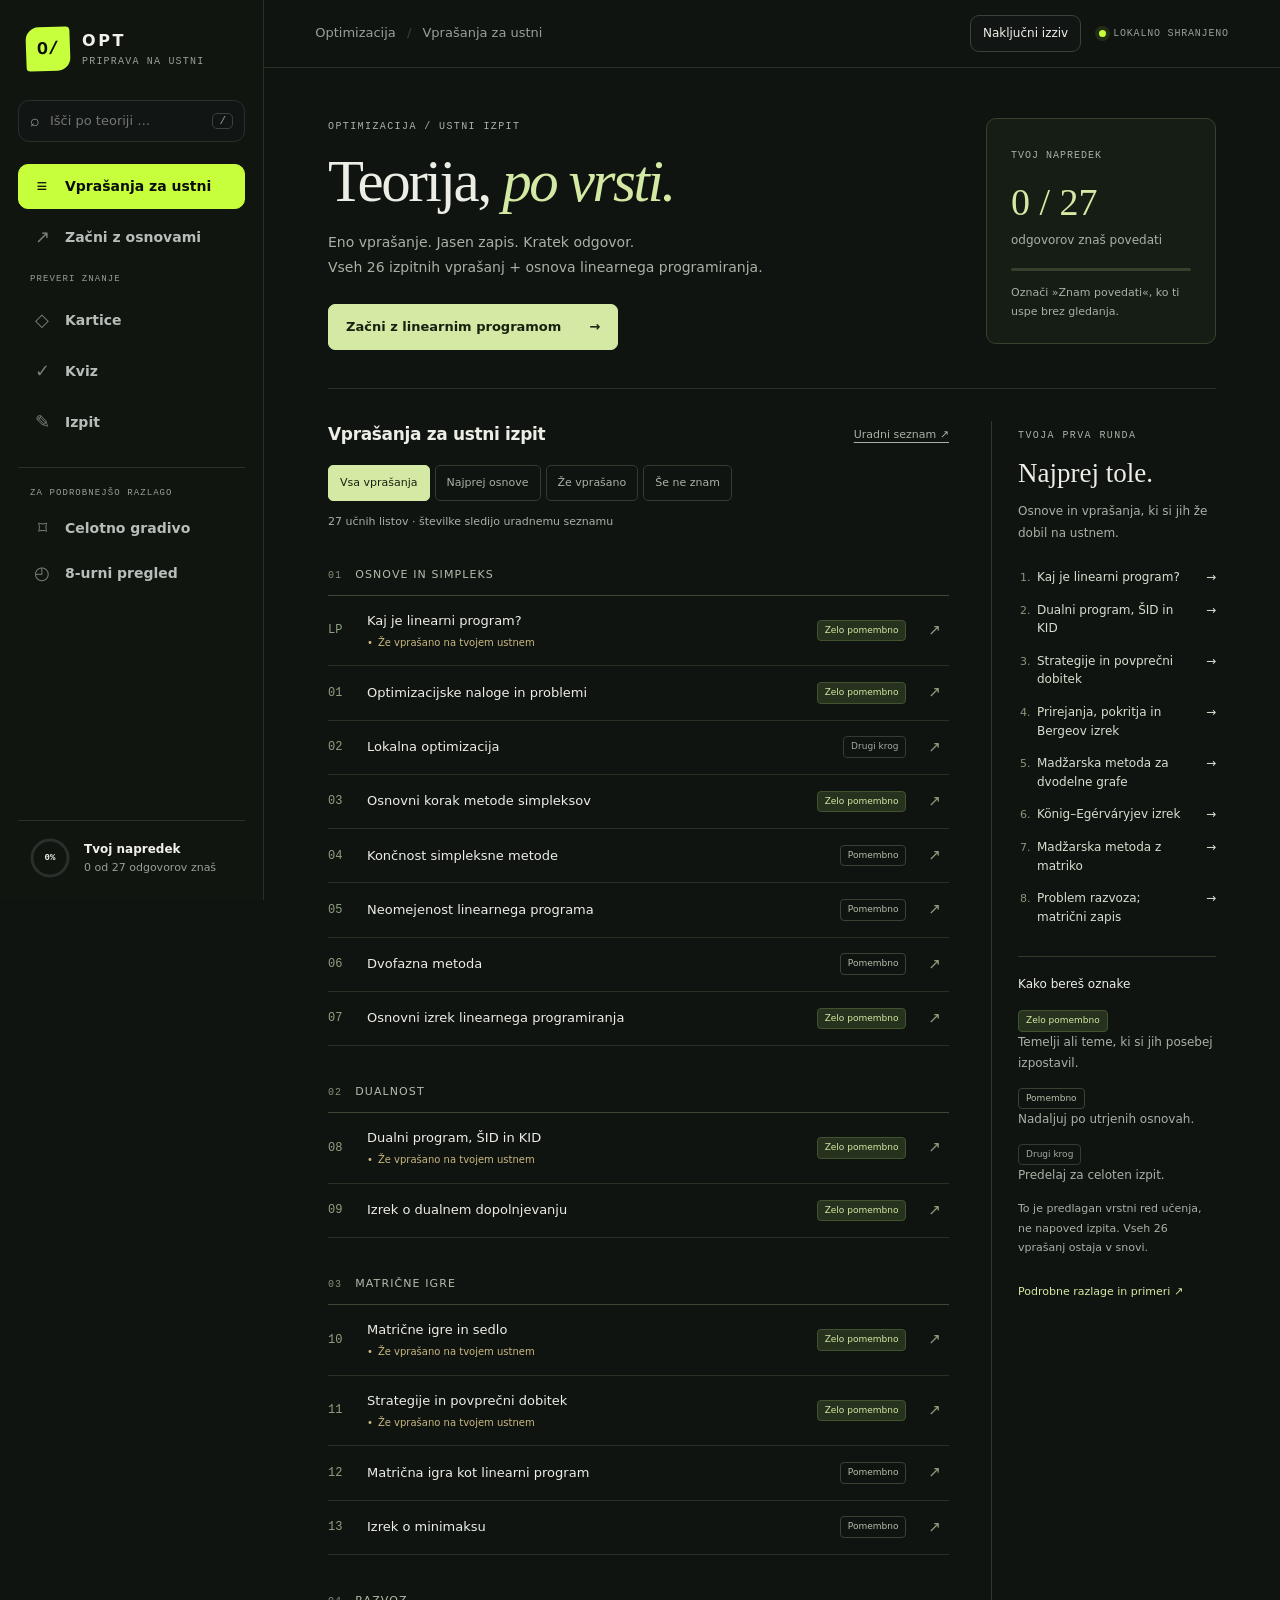
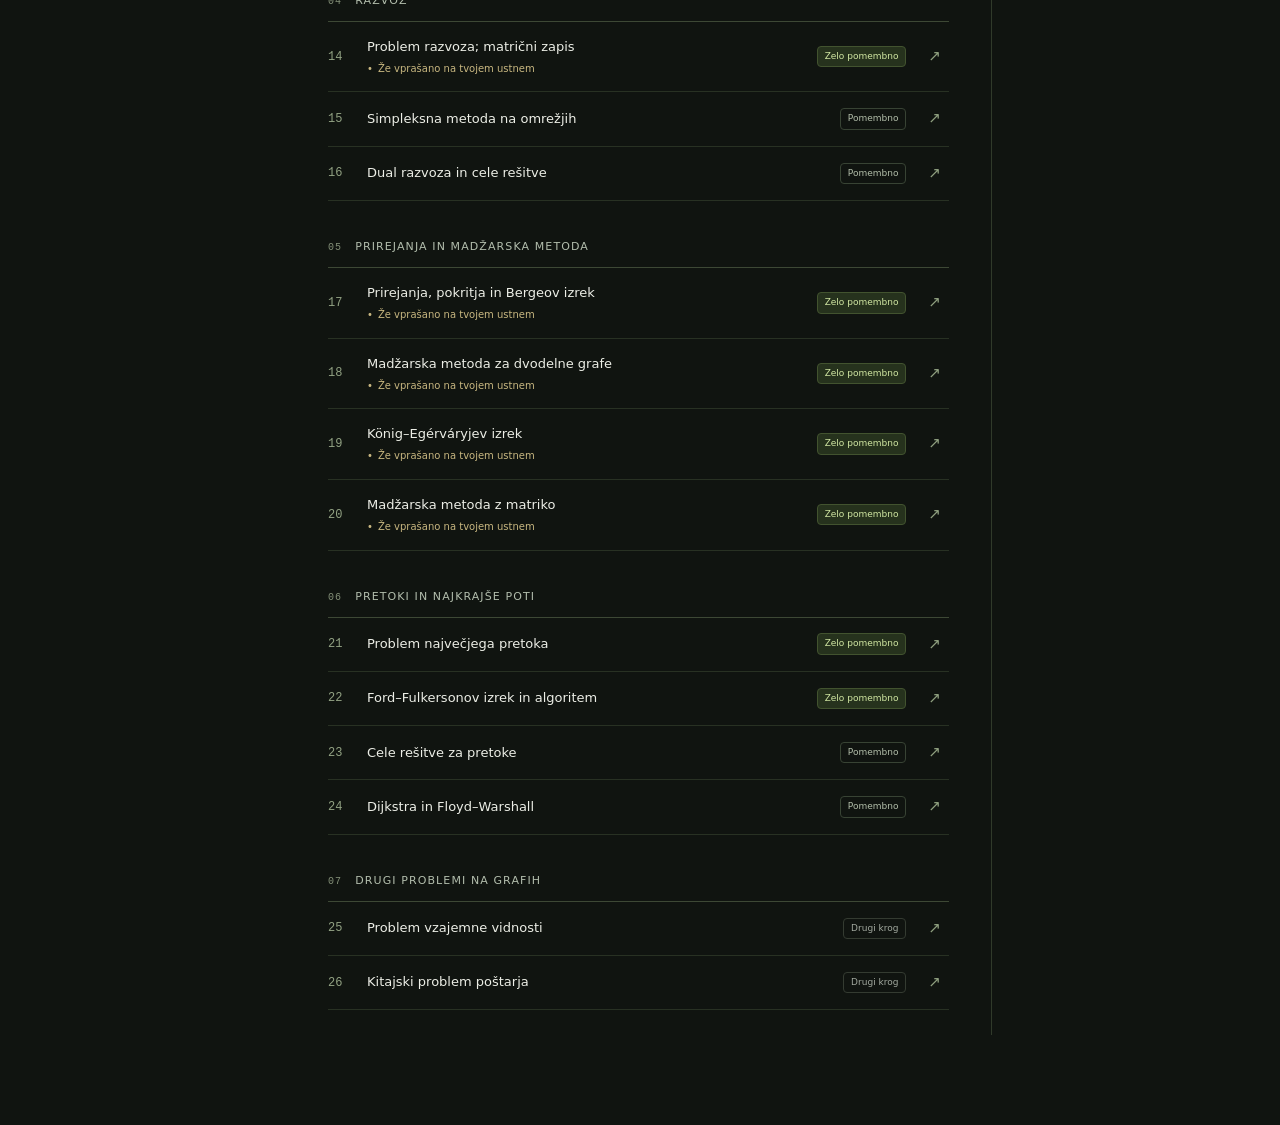
<file: index.html>
<!doctype html>
<html lang="sl"><head><meta charset="utf-8"><meta name="viewport" content="width=device-width,initial-scale=1">
<title>Optimizacija — priprava na ustni izpit</title>
<meta http-equiv="refresh" content="0;url=izpitna-priprava/">
<script>location.replace("izpitna-priprava/" + location.hash);</script>
</head><body><a href="izpitna-priprava/">Odpri pripravo na ustni izpit iz optimizacije</a></body></html>
</file>
